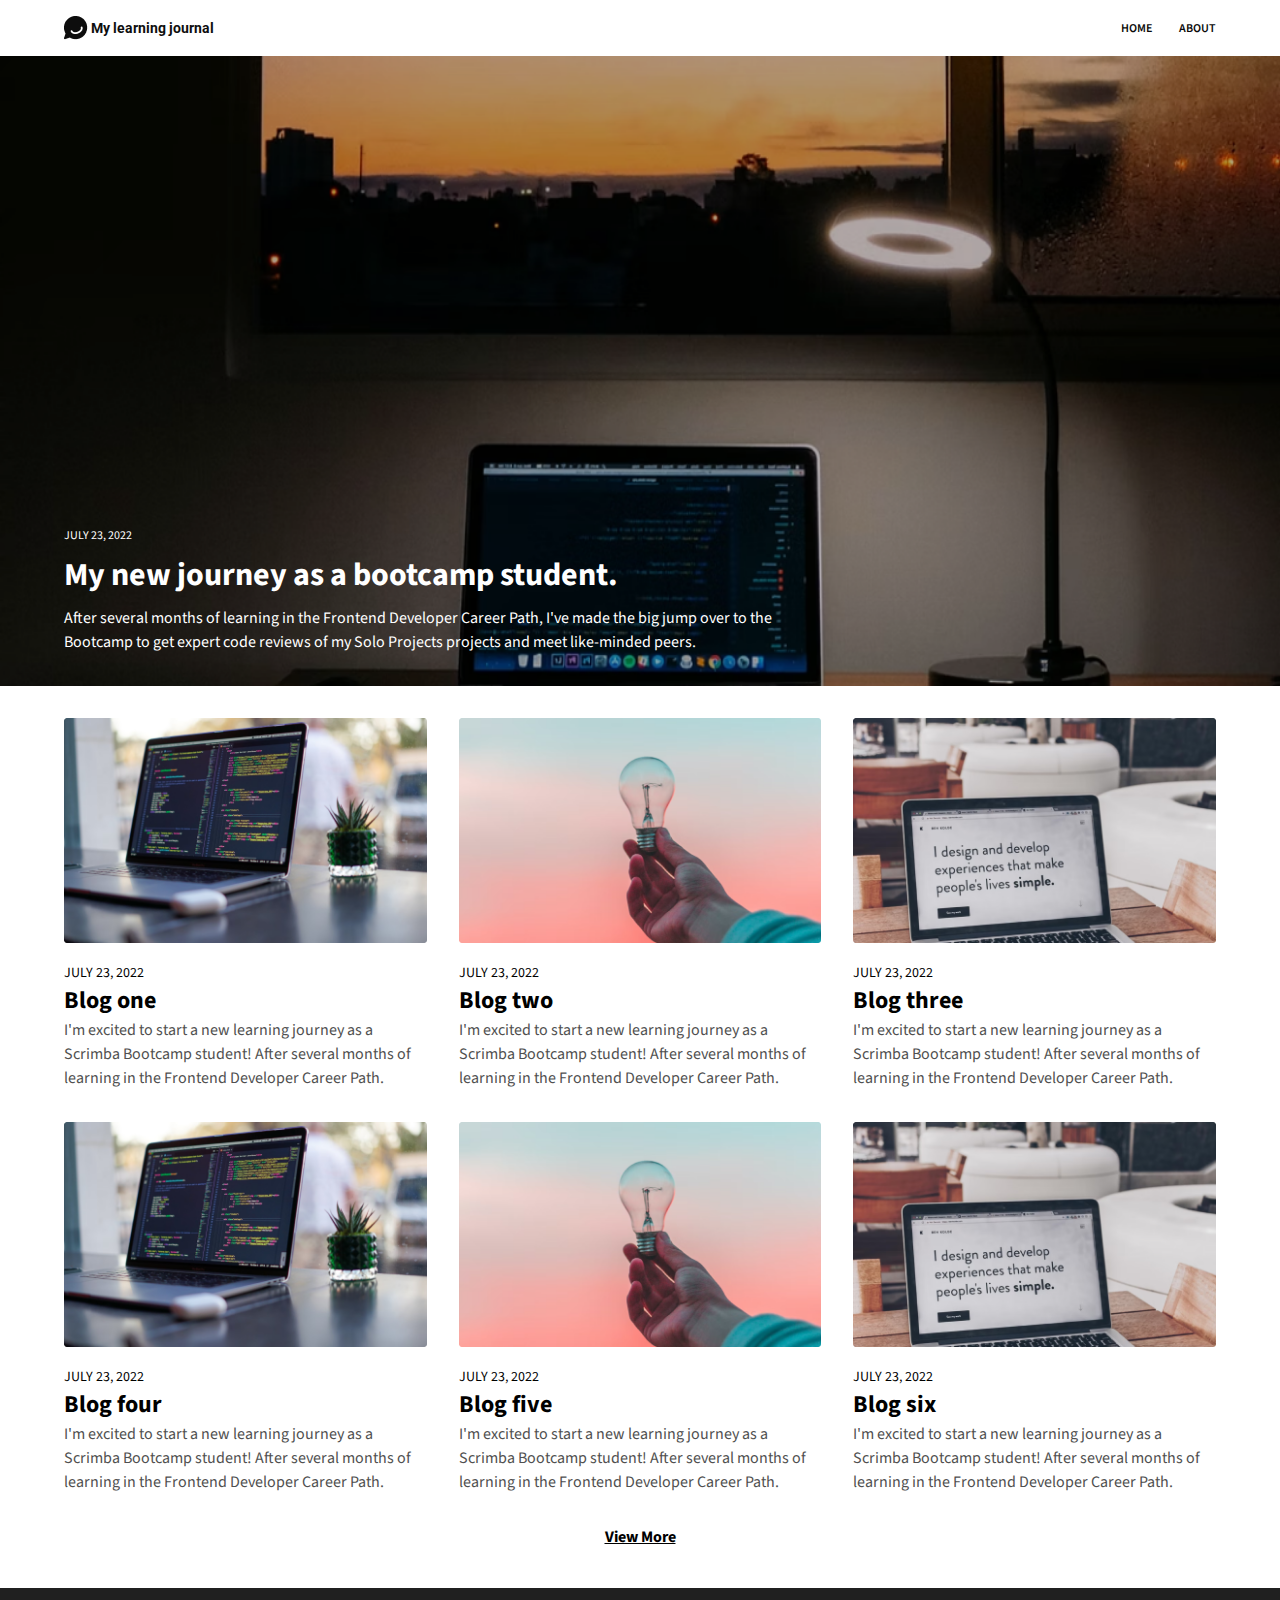
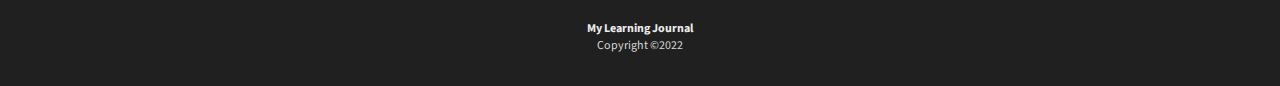
<file: index.html>
<!DOCTYPE html>
<html lang="en">
<head>
    <meta charset="UTF-8">
    <meta http-equiv="X-UA-Compatible" content="IE=edge">
    <meta name="viewport" content="width=device-width, initial-scale=1.0">
    <link rel="preconnect" href="https://fonts.googleapis.com">
    <link rel="preconnect" href="https://fonts.gstatic.com" crossorigin>
    <link href="https://fonts.googleapis.com/css2?family=Roboto:wght@700&family=Source+Sans+Pro:wght@400;600;700&display=swap" rel="stylesheet">
    <link rel="stylesheet" href="style.css">
    <title>Journal</title>
</head>
<body>

    <header class="header">
        <nav class="nav">
            <div class="container">
                <ul class="nav__links">
                    <li class="nav__item">
                        <a href="./index.html" class="nav__link logo">
                            <img src="./images/logo-journal.png" alt="">
                            <span class="logo-text">My learning journal</span>
                        </a>
                    </li>
                    <li class="nav__item home">
                        <a href="./index.html" class="nav__link">HOME</a>
                    </li>
                    <li class="nav__item">
                        <a href="./about.html" class="nav__link">ABOUT</a>
                    </li>
                </ul>
            </div>
        </nav>

        <div class="header__main">
            <div class="container">
                <a href="./blog.html" class="blog__link home__desktop">
                    <p class="header__date">
                        JULY 23, 2022
                    </p>
                    <h3 class="header__title">
                        My new journey as a bootcamp student.
                    </h3>
                    <p class="header__text">
                        After several months of learning in the Frontend Developer Career Path,
                        I've made the big jump over to the Bootcamp to get expert code reviews
                        of my Solo Projects projects and meet like-minded peers.
                    </p>
                </a>
            </div>
        </div>
    </header>

    <main class="main">
        <div class="container">
            <section class="blogs">
                <article class="blog">
                    <a href="./blog.html" class="blog__link">
                        <img src="./images/blog-1.png" alt="" class="blog__img">
                        <p class="blog__date">JULY 23, 2022</p>
                        <h2 class="blog___title">Blog one</h2>
                        <p class="blog__text">
                            I'm excited to start a new learning journey as a Scrimba Bootcamp student!
                            After several months of learning in the Frontend Developer Career Path.
                        </p>
                    </a>
                </article>
                <article class="blog">
                    <a href="./blog.html" class="blog__link">
                        <img src="./images/blog-2.png" alt="" class="blog__img">
                        <p class="blog__date">JULY 23, 2022</p>
                        <h2 class="blog___title">Blog two</h2>
                        <p class="blog__text">
                            I'm excited to start a new learning journey as a Scrimba Bootcamp student!
                            After several months of learning in the Frontend Developer Career Path.
                        </p>
                    </a>
                </article>
                <article class="blog">
                    <a href="./blog.html" class="blog__link">
                        <img src="./images/blog-3.png" alt="" class="blog__img">
                        <p class="blog__date">JULY 23, 2022</p>
                        <h2 class="blog___title">Blog three</h2>
                        <p class="blog__text">
                            I'm excited to start a new learning journey as a Scrimba Bootcamp student!
                            After several months of learning in the Frontend Developer Career Path.
                        </p>
                    </a>
                </article>
                <article class="blog">
                    <a href="./blog.html" class="blog__link">
                        <img src="./images/blog-1.png" alt="" class="blog__img">
                        <p class="blog__date">JULY 23, 2022</p>
                        <h2 class="blog___title">Blog four</h2>
                        <p class="blog__text">
                            I'm excited to start a new learning journey as a Scrimba Bootcamp student!
                            After several months of learning in the Frontend Developer Career Path.
                        </p>
                    </a>
                </article>
                <article class="blog">
                    <a href="./blog.html" class="blog__link">
                        <img src="./images/blog-2.png" alt="" class="blog__img">
                        <p class="blog__date">JULY 23, 2022</p>
                        <h2 class="blog___title">Blog five</h2>
                        <p class="blog__text">
                            I'm excited to start a new learning journey as a Scrimba Bootcamp student!
                            After several months of learning in the Frontend Developer Career Path.
                        </p>
                    </a>
                </article>
                <article class="blog">
                    <a href="./blog.html" class="blog__link">
                        <img src="./images/blog-3.png" alt="" class="blog__img">
                        <p class="blog__date">JULY 23, 2022</p>
                        <h2 class="blog___title">Blog six</h2>
                        <p class="blog__text">
                            I'm excited to start a new learning journey as a Scrimba Bootcamp student!
                            After several months of learning in the Frontend Developer Career Path.
                        </p>
                    </a>
                </article>
            </section>
            <div class="more">
                <a href="./index.html" class="view-more">View More</a>
            </div>
        </div>
    </main>

    <footer class="footer">

        <p class="footer__text">My Learning Journal</p>
        <p class="footer__right">Copyright ©2022</p>

    </footer>

</body>
</html>
</file>
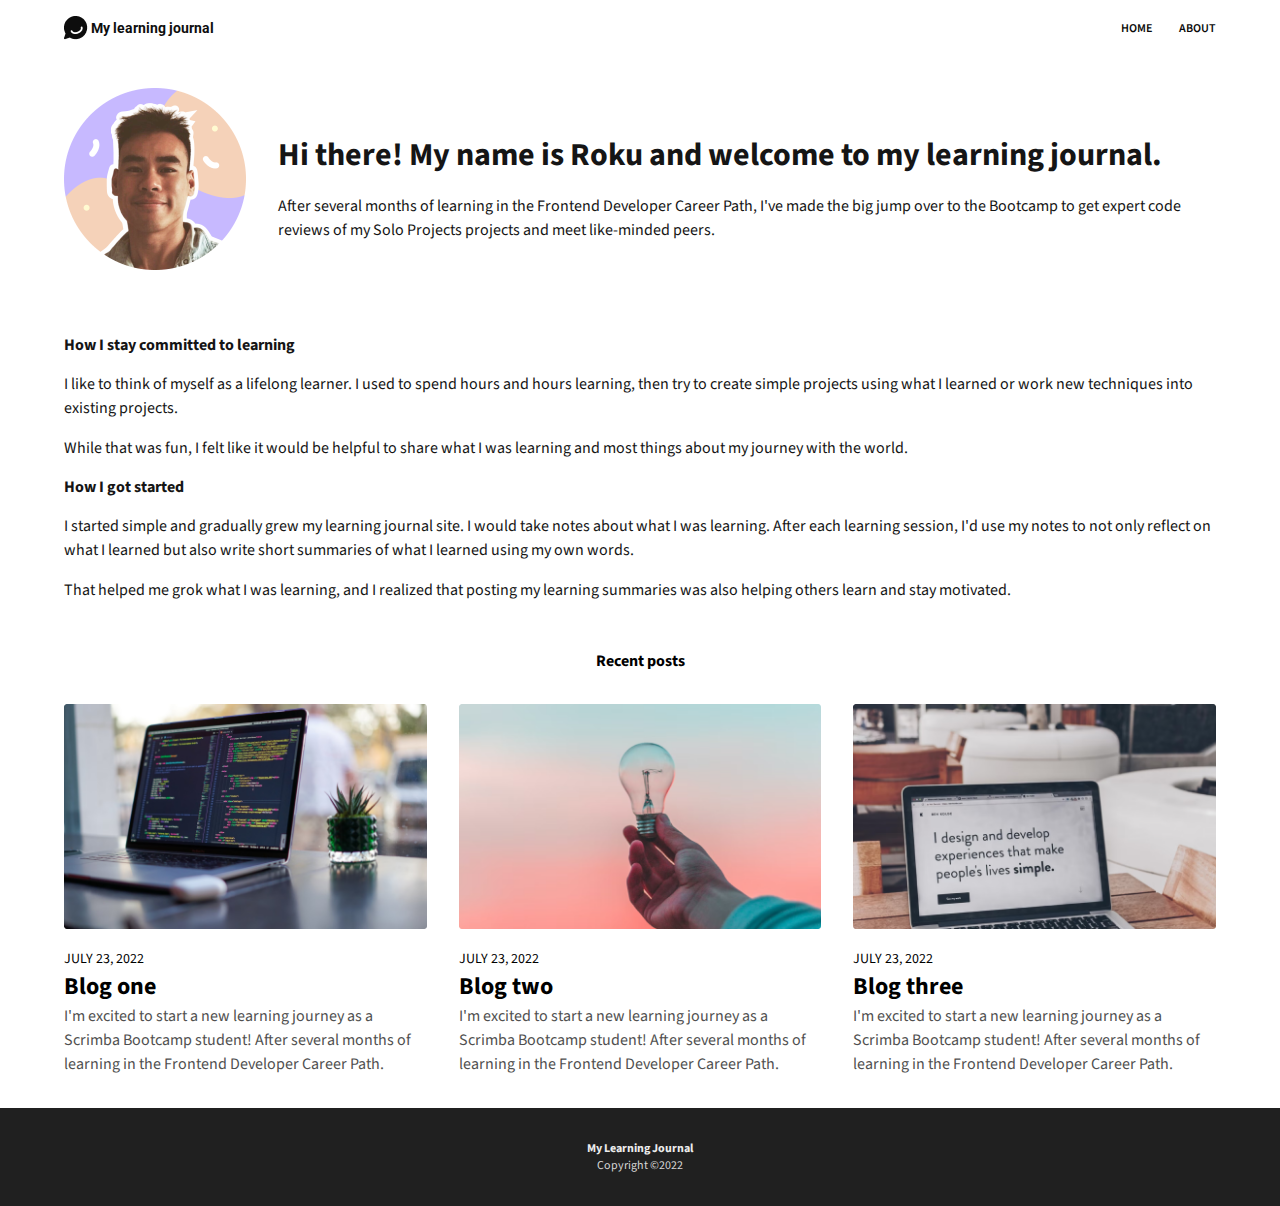
<file: about.html>
<!DOCTYPE html>
<html lang="en">
<head>
    <meta charset="UTF-8">
    <meta http-equiv="X-UA-Compatible" content="IE=edge">
    <meta name="viewport" content="width=device-width, initial-scale=1.0">
    <link rel="preconnect" href="https://fonts.googleapis.com">
    <link rel="preconnect" href="https://fonts.gstatic.com" crossorigin>
    <link href="https://fonts.googleapis.com/css2?family=Roboto:wght@700&family=Source+Sans+Pro:wght@400;600;700&display=swap" rel="stylesheet">
    <link rel="stylesheet" href="style.css">
    <title>Journal</title>
</head>
<body>

    <header class="header">
        <nav class="nav">
            <div class="container">
                <ul class="nav__links">
                    <li class="nav__item">
                        <a href="./index.html" class="nav__link logo">
                            <img src="./images/logo-journal.png" alt="">
                            <span class="logo-text">My learning journal</span>
                        </a>
                    </li>
                    <li class="nav__item home">
                        <a href="./index.html" class="nav__link">HOME</a>
                    </li>
                    <li class="nav__item">
                        <a href="./about.html" class="nav__link">ABOUT</a>
                    </li>
                </ul>
            </div>
        </nav>
    </header>

    <main class="main__article">
        <div class="container">
            <div class="texts">
                <div class="about__flex">
                    <img src="./images/user-img.png" alt="" class="about__img">
                    <div class="about__flex-inner">
                        <h2 class="texts__title about__title">
                            Hi there! My name is Roku and welcome to my learning journal.
                        </h2>
                        <p class="texts__text">
                            After several months of learning in the Frontend Developer Career Path,
                            I've made the big jump over to the Bootcamp to get expert code reviews
                            of my Solo Projects projects and meet like-minded peers.
                        </p>
                    </div>
                </div>

                <h4 class="texts__title-small space">
                    How I stay committed to learning
                </h4>
                <p class="texts__text">
                    I like to think of myself as a lifelong learner.
                    I used to spend hours and hours learning,
                    then try to create simple projects using what I learned or work new
                    techniques into existing projects.
                </p>
                <p class="texts__text">
                    While that was fun, I felt like it would be helpful to share what I was
                    learning and most things about my journey with the world.
                </p>
                <h4 class="texts__title-small">
                    How I got started
                </h4>
                <p class="texts__text">
                    I started simple and gradually grew my learning journal site.
                    I would take notes about what I was learning. After each learning session,
                    I'd use my notes to not only reflect on what I learned but also write
                    short summaries of what I learned using my own words.
                </p>
                <p class="texts__text">
                    That helped me grok what I was learning, and I realized that posting my
                    learning summaries was also helping others learn and stay motivated.
                </p>
            </div>
        </div>
    </main>

    <div class="main">
        <div class="container">
            <div class="recent">Recent posts</div>
            <section class="blogs">
                <article class="blog">
                    <a href="./blog.html" class="blog__link">
                        <img src="./images/blog-1.png" alt="" class="blog__img">
                        <p class="blog__date">JULY 23, 2022</p>
                        <h2 class="blog___title">Blog one</h2>
                        <p class="blog__text">
                            I'm excited to start a new learning journey as a Scrimba Bootcamp student!
                            After several months of learning in the Frontend Developer Career Path.
                        </p>
                    </a>
                </article>
                <article class="blog">
                    <a href="./blog.html" class="blog__link">
                        <img src="./images/blog-2.png" alt="" class="blog__img">
                        <p class="blog__date">JULY 23, 2022</p>
                        <h2 class="blog___title">Blog two</h2>
                        <p class="blog__text">
                            I'm excited to start a new learning journey as a Scrimba Bootcamp student!
                            After several months of learning in the Frontend Developer Career Path.
                        </p>
                    </a>
                </article>
                <article class="blog">
                    <a href="./blog.html" class="blog__link">
                        <img src="./images/blog-3.png" alt="" class="blog__img">
                        <p class="blog__date">JULY 23, 2022</p>
                        <h2 class="blog___title">Blog three</h2>
                        <p class="blog__text">
                            I'm excited to start a new learning journey as a Scrimba Bootcamp student!
                            After several months of learning in the Frontend Developer Career Path.
                        </p>
                    </a>
                </article>
            </section>
        </div>
    </div>

    <footer class="footer">

        <p class="footer__text">My Learning Journal</p>
        <p class="footer__right">Copyright ©2022</p>

    </footer>
</body>
</html>
</file>
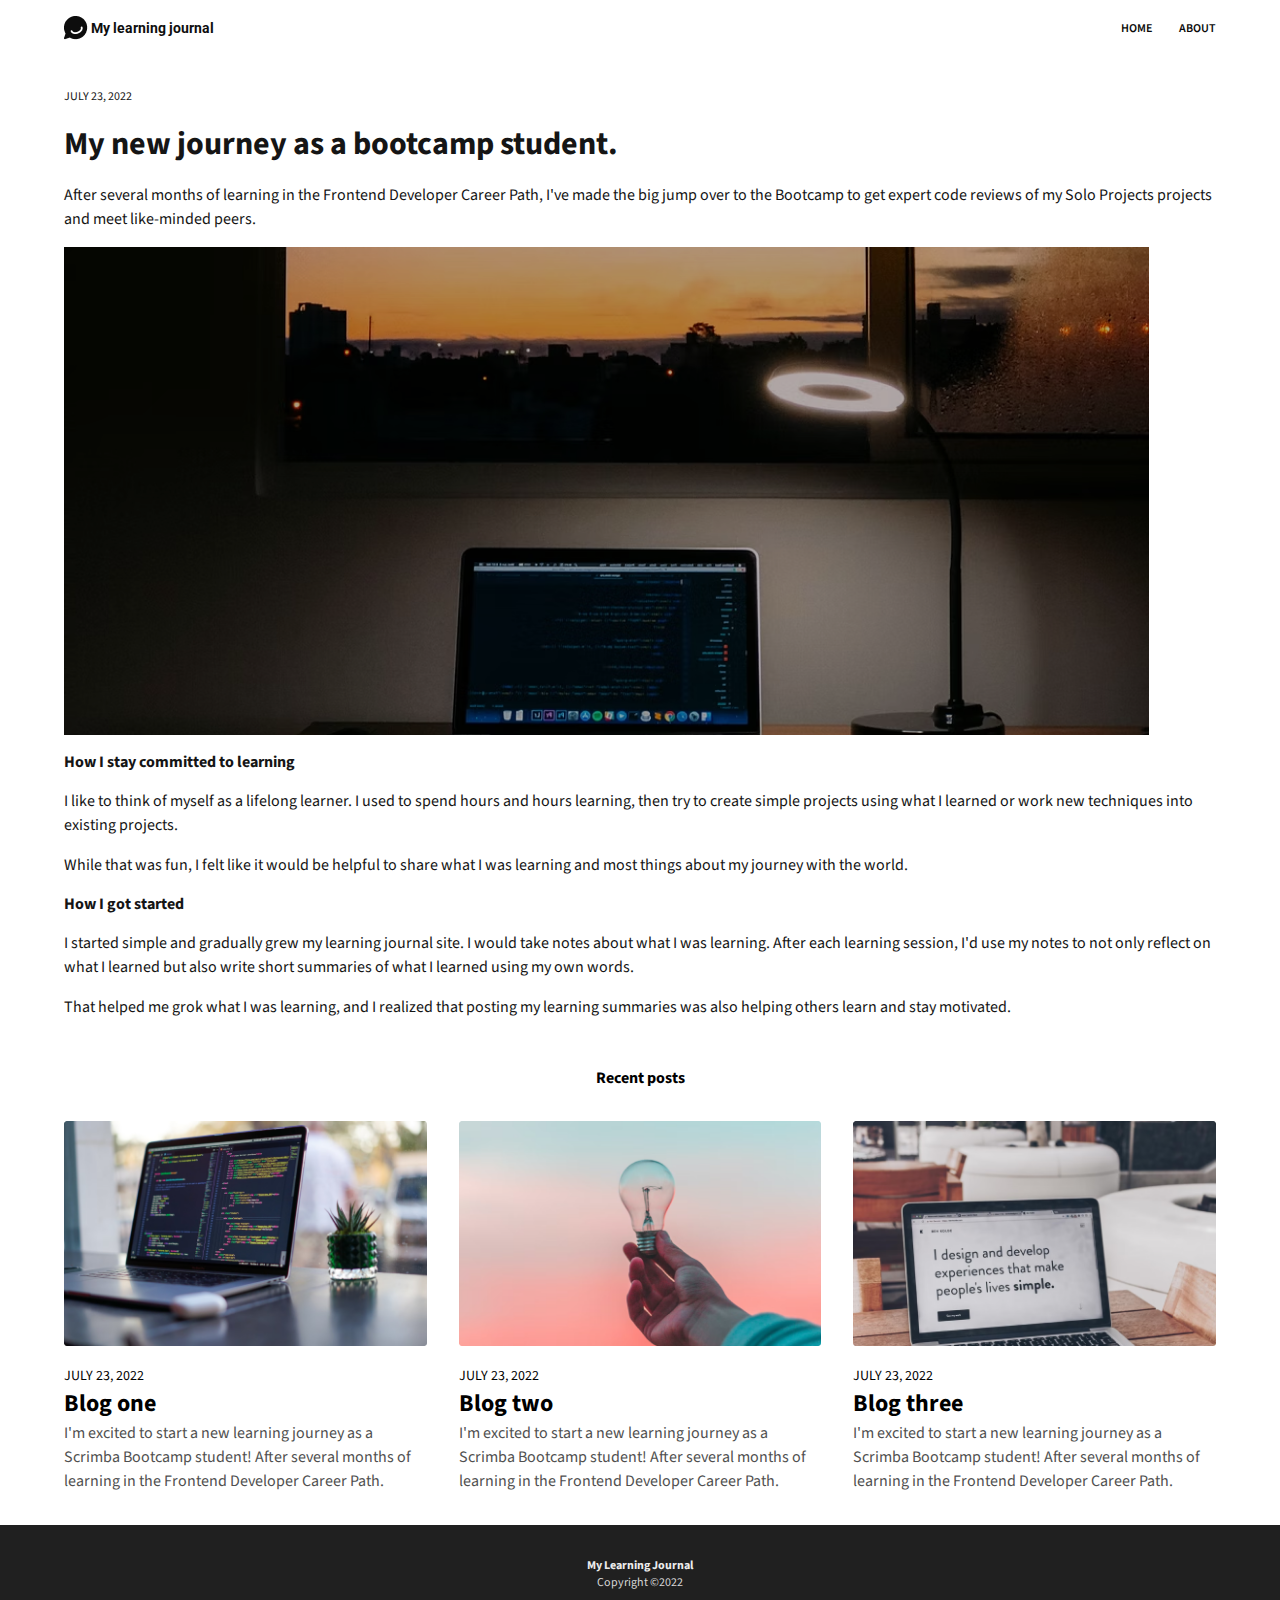
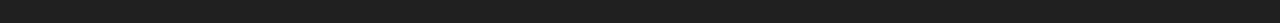
<file: blog.html>
<!DOCTYPE html>
<html lang="en">
<head>
    <meta charset="UTF-8">
    <meta http-equiv="X-UA-Compatible" content="IE=edge">
    <meta name="viewport" content="width=device-width, initial-scale=1.0">
    <link rel="preconnect" href="https://fonts.googleapis.com">
    <link rel="preconnect" href="https://fonts.gstatic.com" crossorigin>
    <link href="https://fonts.googleapis.com/css2?family=Roboto:wght@700&family=Source+Sans+Pro:wght@400;600;700&display=swap" rel="stylesheet">
    <link rel="stylesheet" href="style.css">
    <title>Journal</title>
</head>
<body>

    <header class="header">
        <nav class="nav">
            <div class="container">
                <ul class="nav__links">
                    <li class="nav__item">
                        <a href="./index.html" class="nav__link logo">
                            <img src="./images/logo-journal.png" alt="">
                            <span class="logo-text">My learning journal</span>
                        </a>
                    </li>
                    <li class="nav__item home">
                        <a href="./index.html" class="nav__link">HOME</a>
                    </li>
                    <li class="nav__item">
                        <a href="./about.html" class="nav__link">ABOUT</a>
                    </li>
                </ul>
            </div>
        </nav>
    </header>

    <main class="main__article">
        <div class="container">
            <div class="texts">
                <p class="texts__date">JULY 23, 2022</p>
                <h2 class="texts__title">
                    My new journey as a bootcamp student.
                </h2>
                <p class="texts__text">
                    After several months of learning in the Frontend Developer Career Path,
                    I've made the big jump over to the Bootcamp to get expert code reviews
                    of my Solo Projects projects and meet like-minded peers.
                </p>
                <img src="./images/hero-big.png" alt="" class="texts__img">
                <h4 class="texts__title-small">
                    How I stay committed to learning
                </h4>
                <p class="texts__text">
                    I like to think of myself as a lifelong learner.
                    I used to spend hours and hours learning,
                    then try to create simple projects using what I learned or work new
                    techniques into existing projects.
                </p>
                <p class="texts__text">
                    While that was fun, I felt like it would be helpful to share what I was
                    learning and most things about my journey with the world.
                </p>
                <h4 class="texts__title-small">
                    How I got started
                </h4>
                <p class="texts__text">
                    I started simple and gradually grew my learning journal site.
                    I would take notes about what I was learning. After each learning session,
                    I'd use my notes to not only reflect on what I learned but also write
                    short summaries of what I learned using my own words.
                </p>
                <p class="texts__text">
                    That helped me grok what I was learning, and I realized that posting my
                    learning summaries was also helping others learn and stay motivated.
                </p>
            </div>
        </div>
    </main>

    <div class="main">
        <div class="container">
            <div class="recent">Recent posts</div>
            <section class="blogs">
                <article class="blog">
                    <a href="./blog.html" class="blog__link">
                        <img src="./images/blog-1.png" alt="" class="blog__img">
                        <p class="blog__date">JULY 23, 2022</p>
                        <h2 class="blog___title">Blog one</h2>
                        <p class="blog__text">
                            I'm excited to start a new learning journey as a Scrimba Bootcamp student!
                            After several months of learning in the Frontend Developer Career Path.
                        </p>
                    </a>
                </article>
                <article class="blog">
                    <a href="./blog.html" class="blog__link">
                        <img src="./images/blog-2.png" alt="" class="blog__img">
                        <p class="blog__date">JULY 23, 2022</p>
                        <h2 class="blog___title">Blog two</h2>
                        <p class="blog__text">
                            I'm excited to start a new learning journey as a Scrimba Bootcamp student!
                            After several months of learning in the Frontend Developer Career Path.
                        </p>
                    </a>
                </article>
                <article class="blog">
                    <a href="./blog.html" class="blog__link">
                        <img src="./images/blog-3.png" alt="" class="blog__img">
                        <p class="blog__date">JULY 23, 2022</p>
                        <h2 class="blog___title">Blog three</h2>
                        <p class="blog__text">
                            I'm excited to start a new learning journey as a Scrimba Bootcamp student!
                            After several months of learning in the Frontend Developer Career Path.
                        </p>
                    </a>
                </article>
            </section>
        </div>
    </div>

    <footer class="footer">

        <p class="footer__text">My Learning Journal</p>
        <p class="footer__right">Copyright ©2022</p>

    </footer>

</body>
</html>
</file>
<file: style.css>
*, *::after, *::before {
    margin: 0;
    padding: 0;
    box-sizing: border-box;
    font-family: 'Source Sans Pro', sans-serif;
    list-style: none;
    text-decoration: none;
}

.container {
    width: 90%;
    margin: 0 auto;
}

img {
    max-width: 100%;
}

.nav__links {
    padding: 1rem 0;
    display: flex;
    align-items: center;
}
.nav__link {
    color: #090909;
}
.nav__item {
    font-weight: 600;
    font-size: 0.75rem;
}
.logo {
    display: flex;
    align-items: center;
}
.home {
    margin-left: auto;
    margin-right: 1.7rem;
}
.logo-text {
    margin-left: 0.2rem;
    font-family: 'Roboto', sans-serif;
    font-weight: 700;
    font-size: 0.9rem;
    color: #0E0E0E;
}

.header__main {
    color: #FFFFFF;
    min-height: 21rem;
    background-image: url('./images/hero.png');
    background-size: 100% 100%;
    display: flex;
    justify-content: start;
    align-items: end;
}
.header__date {
    font-size: 0.75rem;
    margin-bottom: 0.5rem;
}
.header__title {
    font-size: 2rem;
    margin-bottom: 0.5rem;
}
.header__text {
    line-height: 1.5;
    margin-bottom: 2rem;
}

/* .blog {
    margin: 2rem 0;
} */
.blogs {
    margin: 2rem 0;
    display: grid;
    grid-template-columns: repeat(auto-fit, minmax(300px, 1fr));
    grid-gap: 2rem;
}
.blog__img {
    width: 100%;
}
.blog__date {
    color: #000000;
    font-weight: 400;
    font-size: 0.875rem;
    padding-top: 0.875rem;
}
.blog__title {
    font-weight: 700;
    font-size: 1.5rem;
    color: #141414;
    padding-top: 0.875rem;
}
.blog__text {
    font-weight: 400;
    color: #505050;
    line-height: 1.5;
}

.blog__link {
    color: inherit;
}

.more {
    text-align: center;
    padding-bottom: 2.5rem;
}
.view-more {
    text-decoration: underline;
    color: #000000;
    font-weight: 700;
}

.footer {
    font-size: 0.75rem;
    background: #202020;
    text-align: center;
    padding: 2rem 0;
}
.footer__text {
    color: #ECECEC;
    font-weight: 700;
}
.footer__right {
    color: #D7D7D7;
    font-weight: 400;
}


/* BLOGS */
.texts {
    margin: 2rem 0 3rem;
    color: #151515;
    display: grid;
    grid-gap: 1rem;
}
.texts__date {
    font-size: 0.75rem;
    font-weight: 400;
}
.texts__title {
    font-size: 2rem;
    font-weight: 700;
}
.texts__text {
    font-weight: 400;
    line-height: 1.5;
}
.texts__title-small {
    font-weight: 700;
}

.recent {
    color: #000000;
    font-weight: 700;
    text-align: center;
}

/* ABOUT */
.space {
    margin-top: 2rem;
}
.about__img, .about__title {
    margin-bottom: 1rem;
}


@media (min-width: 500px) {
    .header__main {
        background-image: url('./images/hero-big.png');
        min-height: 70vh;
    }
    .home__desktop {
        display: block;
        width: 65%;
    }
    .blogs {
        grid-template-columns: repeat(auto-fit, minmax(350px, 1fr));
    }
}

@media (min-width: 800px) {
    .about__flex {
        display: flex;
        align-items: center;
    }
    .about__flex-inner {
        margin-left: 2rem;
    }
}
</file>
